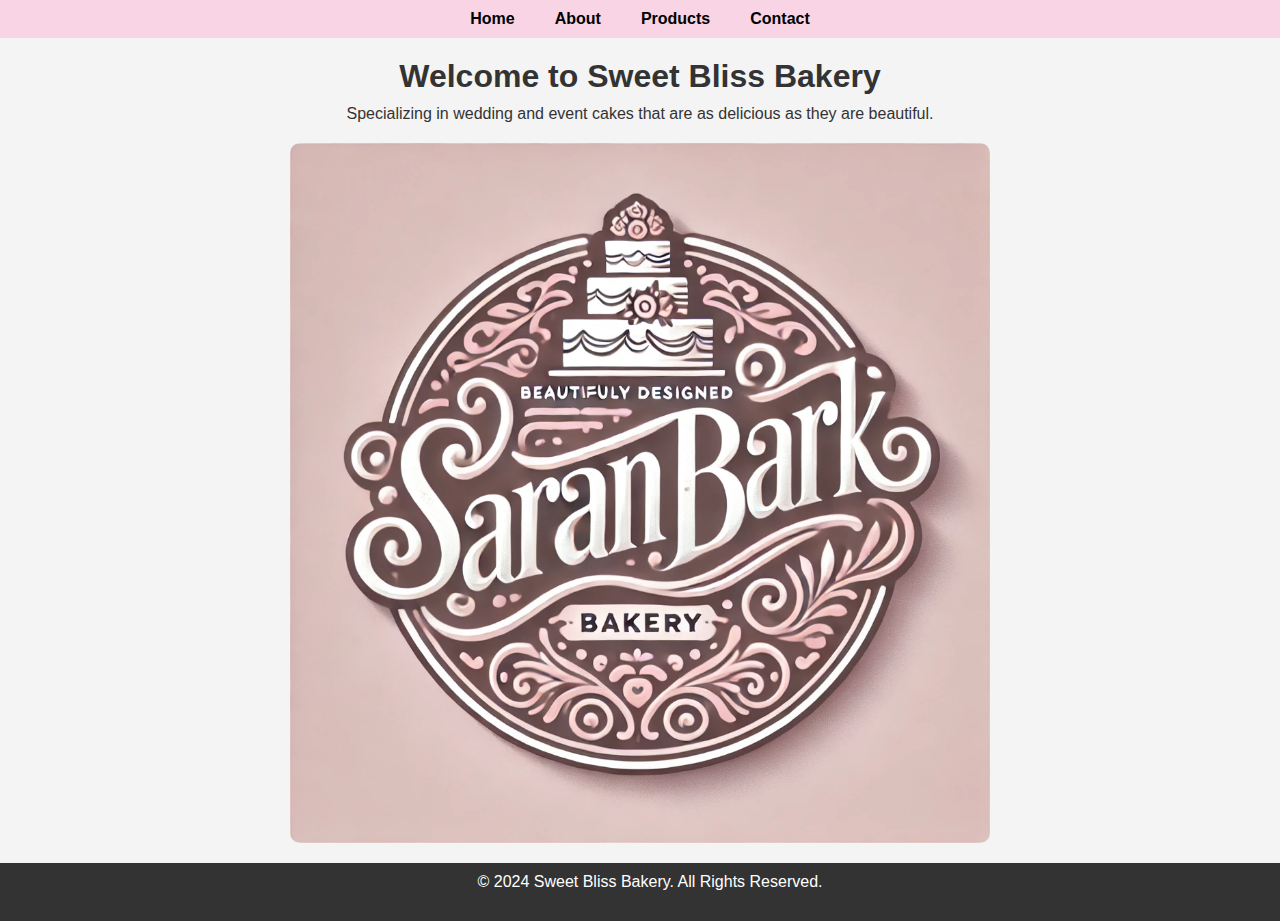
<file: index.html>
<!DOCTYPE html>
<html lang="en">
<head>
    <meta charset="UTF-8">
    <meta name="viewport" content="width=device-width, initial-scale=1.0">
	
	<link rel="icon" type="image/x-icon" href="favicon.ico">
	
    <title>Sweet Bliss Bakery</title>
    <link rel="stylesheet" href="styles.css">
</head>
<body>
    <header>
        <nav>
            <ul class="navbar">
                <li><a href="index.html">Home</a></li>
                <li><a href="about.html">About</a></li>
                <li><a href="products.html">Products</a></li>
                <li><a href="contact.html">Contact</a></li>
            </ul>
        </nav>
    </header>

    <main>
        <h1>Welcome to Sweet Bliss Bakery</h1>
        <p>Specializing in wedding and event cakes that are as delicious as they are beautiful.</p>
        <img src="logo.webp" alt="Saran Bark Bakery Logo" class="logo">
    </main>

    <footer>
        <p>&copy; 2024 Sweet Bliss Bakery. All Rights Reserved.</p>
    </footer>
</body>
</html>
</file>
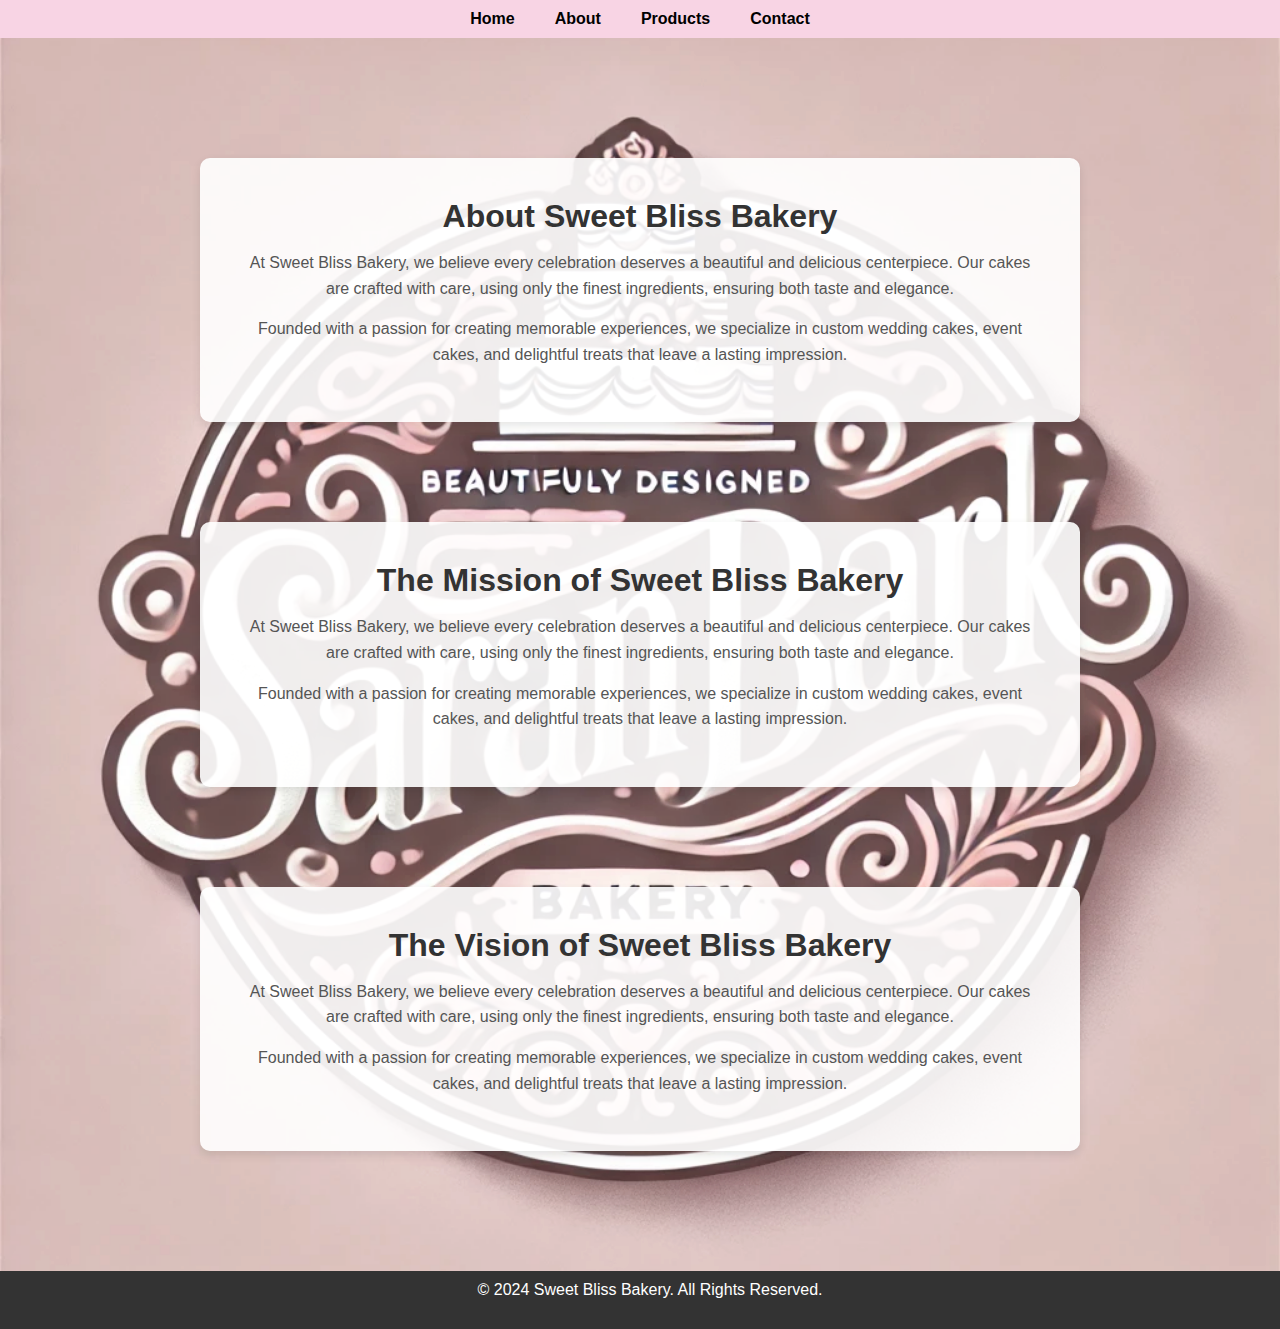
<file: about.html>
<!DOCTYPE html>
<html lang="en">
<head>
    <meta charset="UTF-8">
    <meta name="viewport" content="width=device-width, initial-scale=1.0">
	
	<link rel="icon" type="image/x-icon" href="favicon.ico">
	
    <title>About - Sweet Bliss Bakery</title>
    <link rel="stylesheet" href="styles.css">
</head>
<body class="about-page">
    <header>
        <nav>
            <ul class="navbar">
                <li><a href="index.html">Home</a></li>
                <li><a href="about.html">About</a></li>
                <li><a href="products.html">Products</a></li>
                <li><a href="contact.html">Contact</a></li>
            </ul>
        </nav>
    </header>

    <main>
        <div class="about-content">
            <h1>About Sweet Bliss Bakery</h1>
            <p>
                At Sweet Bliss Bakery, we believe every celebration deserves a beautiful and delicious centerpiece. 
                Our cakes are crafted with care, using only the finest ingredients, ensuring both taste and elegance.
            </p>
            <p>
                Founded with a passion for creating memorable experiences, we specialize in custom wedding cakes, 
                event cakes, and delightful treats that leave a lasting impression.
            </p>
        </div>

<div class="about-content">
            <h1>The Mission of Sweet Bliss Bakery</h1>
            <p>
                At Sweet Bliss Bakery, we believe every celebration deserves a beautiful and delicious centerpiece. 
                Our cakes are crafted with care, using only the finest ingredients, ensuring both taste and elegance.
            </p>
            <p>
                Founded with a passion for creating memorable experiences, we specialize in custom wedding cakes, 
                event cakes, and delightful treats that leave a lasting impression.
            </p>
        </div>


<div class="about-content">
            <h1>The Vision of Sweet Bliss Bakery</h1>
            <p>
                At Sweet Bliss Bakery, we believe every celebration deserves a beautiful and delicious centerpiece. 
                Our cakes are crafted with care, using only the finest ingredients, ensuring both taste and elegance.
            </p>
            <p>
                Founded with a passion for creating memorable experiences, we specialize in custom wedding cakes, 
                event cakes, and delightful treats that leave a lasting impression.
            </p>
        </div>

    </main>

    <footer>
        <p>&copy; 2024 Sweet Bliss Bakery. All Rights Reserved.</p>
    </footer>
</body>
</html>
</file>
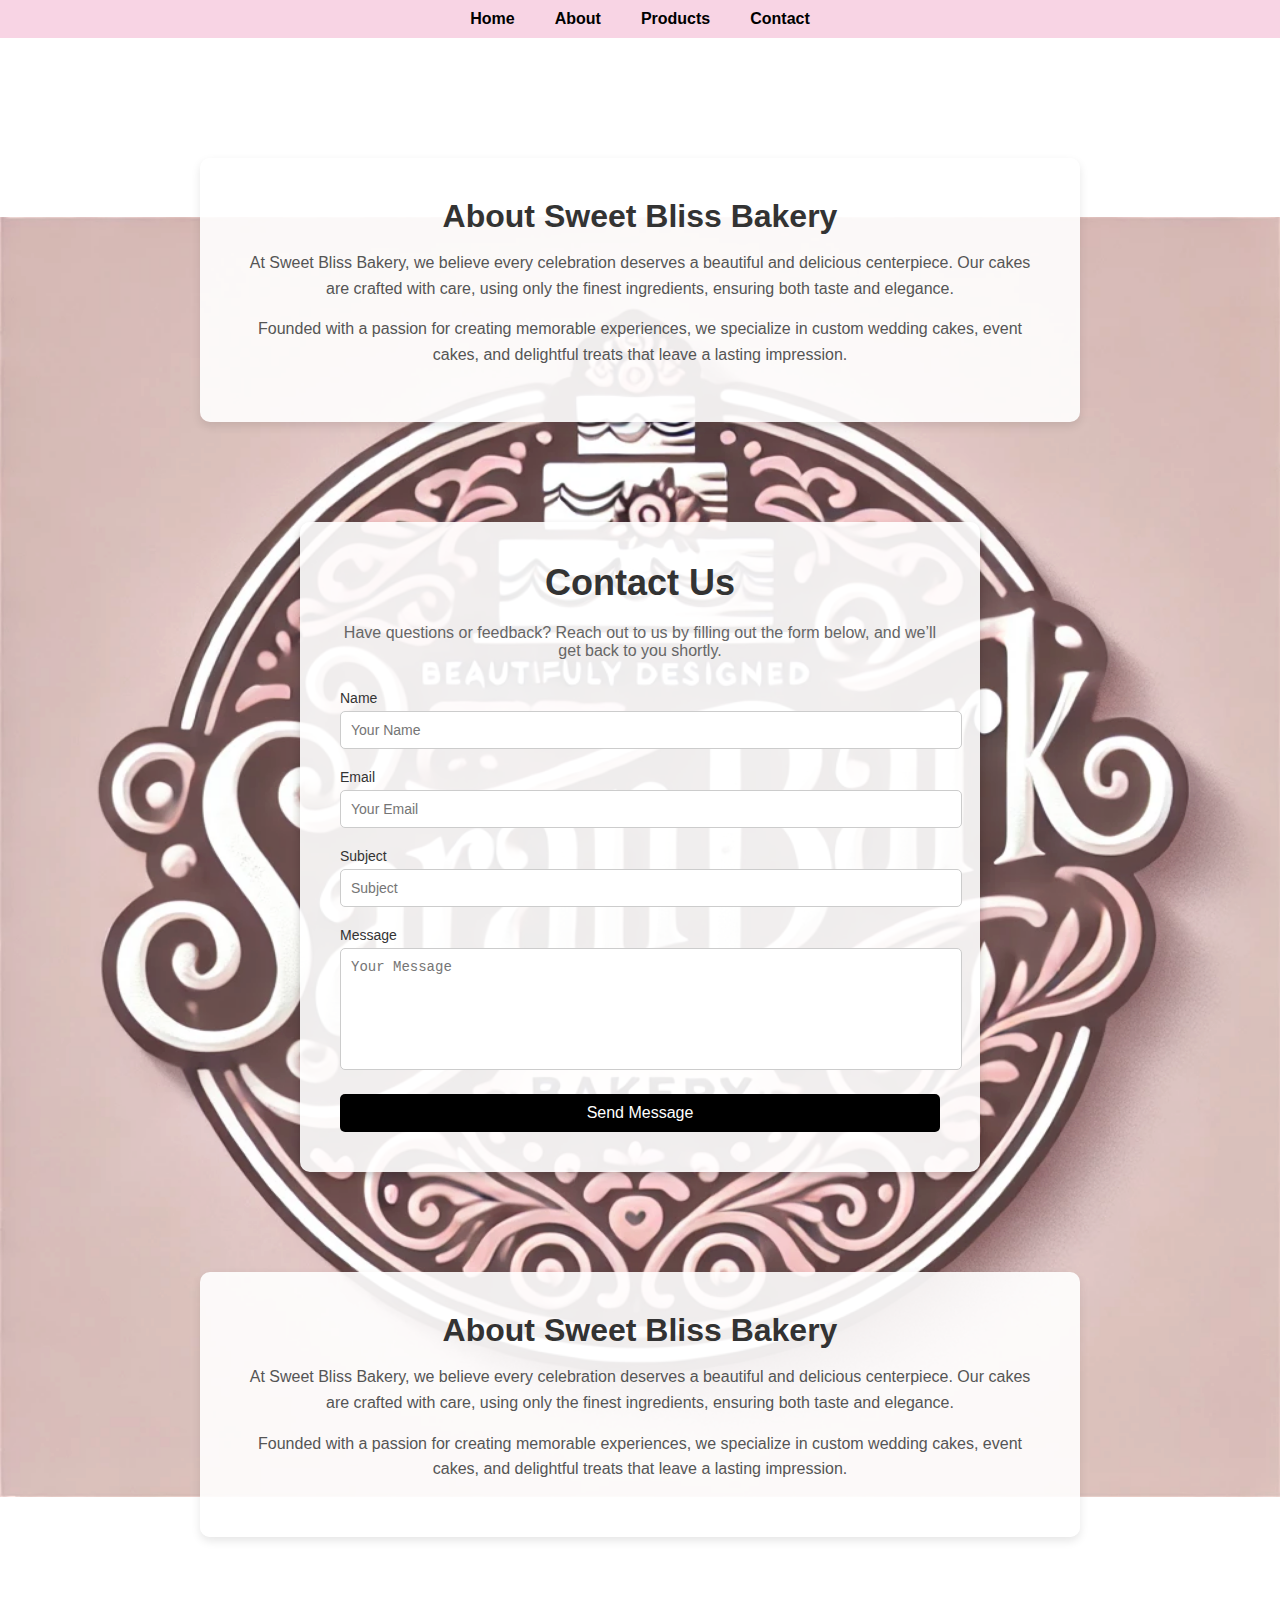
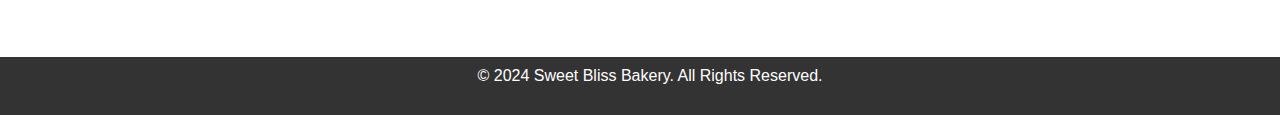
<file: contact.html>
<!DOCTYPE html>
<html lang="en">
<head>
    <meta charset="UTF-8">
    <meta name="viewport" content="width=device-width, initial-scale=1.0">
	
	<link rel="icon" type="image/x-icon" href="favicon.ico">
	
    <title>About - Sweet Bliss Bakery</title>
    <link rel="stylesheet" href="styles.css">
</head>
<body class="about-page">
    <header>
        <nav>
            <ul class="navbar">
                <li><a href="index.html">Home</a></li>
                <li><a href="about.html">About</a></li>
                <li><a href="products.html">Products</a></li>
                <li><a href="contact.html">Contact</a></li>
            </ul>
        </nav>
    </header>

    <main>
        <div class="about-content">
            <h1>About Sweet Bliss Bakery</h1>
            <p>
                At Sweet Bliss Bakery, we believe every celebration deserves a beautiful and delicious centerpiece. 
                Our cakes are crafted with care, using only the finest ingredients, ensuring both taste and elegance.
            </p>
            <p>
                Founded with a passion for creating memorable experiences, we specialize in custom wedding cakes, 
                event cakes, and delightful treats that leave a lasting impression.
            </p>
        </div>
		
		
		
		
		
		
		
		
		        <div class="contact-content">
            <h1>Contact Us</h1>
            <p>
                Have questions or feedback? Reach out to us by filling out the form below, 
                and we’ll get back to you shortly.
            </p>
            <div class="contact-form-container">
                <form id="contactForm">
                    <div class="form-group">
                        <label for="name">Name</label>
                        <input type="text" id="name" name="name" placeholder="Your Name" required>
                    </div>
                    <div class="form-group">
                        <label for="email">Email</label>
                        <input type="email" id="email" name="email" placeholder="Your Email" required>
                    </div>
                    <div class="form-group">
                        <label for="subject">Subject</label>
                        <input type="text" id="subject" name="subject" placeholder="Subject" required>
                    </div>
                    <div class="form-group">
                        <label for="message">Message</label>
                        <textarea id="message" name="message" placeholder="Your Message" required></textarea>
                    </div>
                    <button type="submit" class="submit-button">Send Message</button>
                </form>
            </div>
        </div>
		
		
		
		
		
		
		
		
		
		<div class="about-content">
            <h1>About Sweet Bliss Bakery</h1>
            <p>
                At Sweet Bliss Bakery, we believe every celebration deserves a beautiful and delicious centerpiece. 
                Our cakes are crafted with care, using only the finest ingredients, ensuring both taste and elegance.
            </p>
            <p>
                Founded with a passion for creating memorable experiences, we specialize in custom wedding cakes, 
                event cakes, and delightful treats that leave a lasting impression.
            </p>
        </div>
		
		
		



    </main>

    <footer>
        <p>&copy; 2024 Sweet Bliss Bakery. All Rights Reserved.</p>
    </footer>
</body>
</html>
</file>
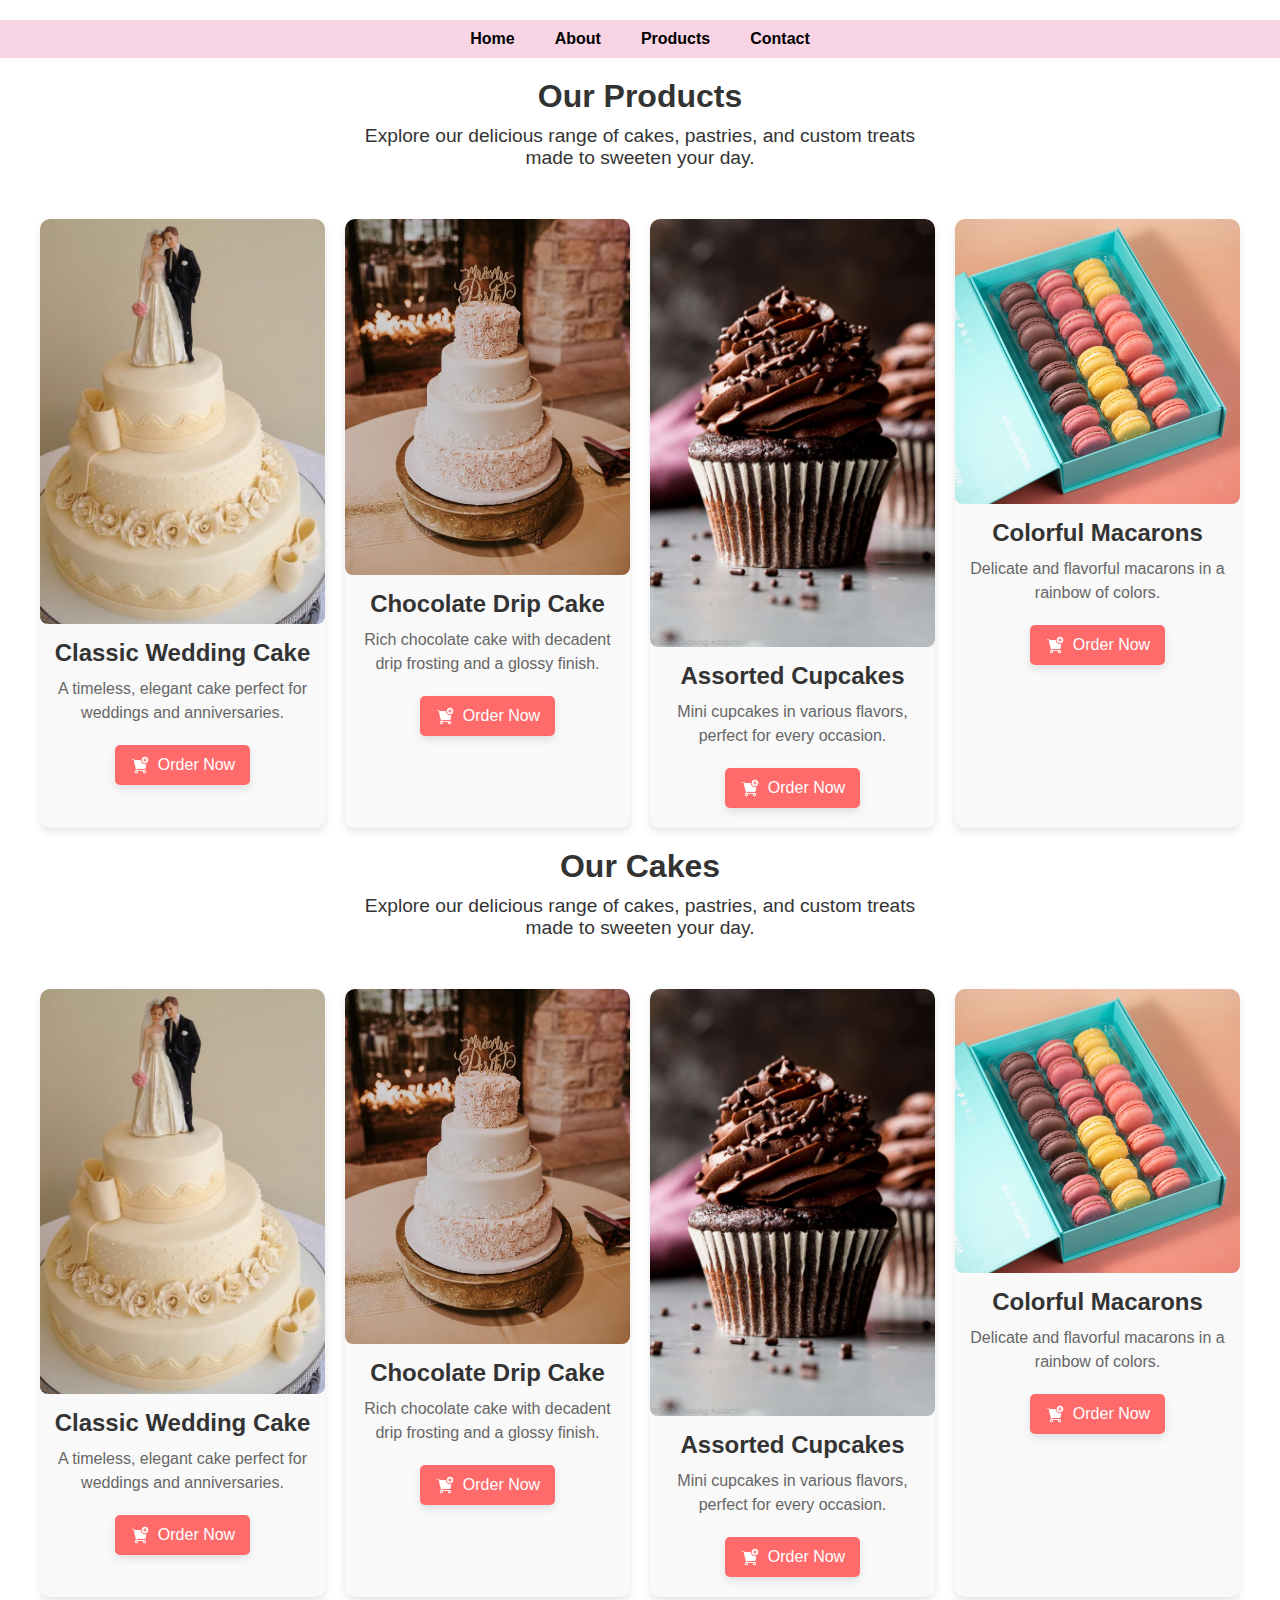
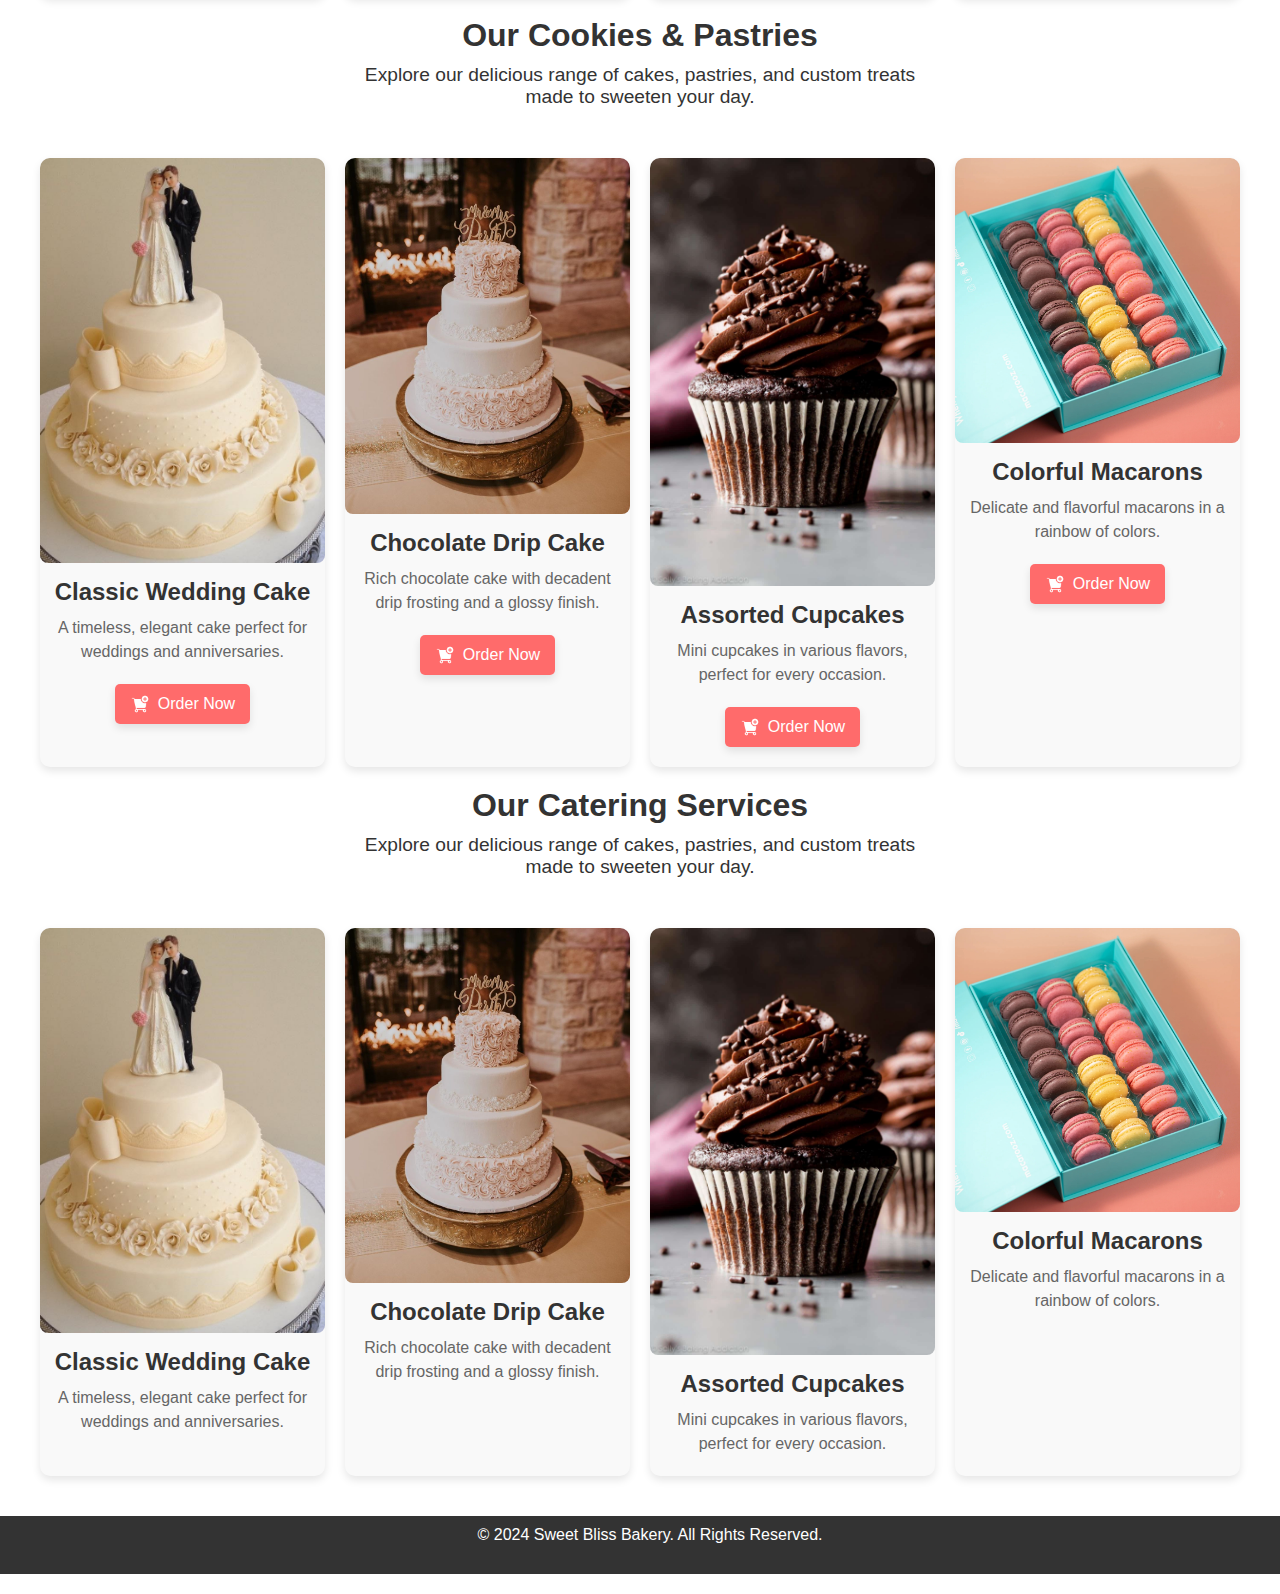
<file: products.html>
<!DOCTYPE html>
<html lang="en">
<head>
    <meta charset="UTF-8">
    <meta name="viewport" content="width=device-width, initial-scale=1.0">
    <title>Products - Sweet Bliss Bakery</title>
    <link rel="stylesheet" href="styles.css">
</head>
<body class="products-page">
    <header>
        <nav>
            <ul class="navbar">
                <li><a href="index.html">Home</a></li>
                <li><a href="about.html">About</a></li>
                <li><a href="products.html" class="active">Products</a></li>
                <li><a href="contact.html">Contact</a></li>
            </ul>
        </nav>
    </header>

    <main>
        <h1>Our Products</h1>
        <p class="products-intro">Explore our delicious range of cakes, pastries, and custom treats made to sweeten your day.</p>
        
        <div class="products-grid">
            <!-- Product 1 -->
            <div class="product-card">

                <img src="cake1.jpg" alt="Classic Wedding Cake">
                <h2>Classic Wedding Cake</h2>
                <p>A timeless, elegant cake perfect for weddings and anniversaries.</p>
		<button class="order-button">
            	<img src="cart-icon.png" alt="Cart Icon" class="icon"> Order Now

            </div>

            <!-- Product 2 -->
            <div class="product-card">

                <img src="cake2.jpg" alt="Chocolate Drip Cake">
                <h2>Chocolate Drip Cake</h2>
                <p>Rich chocolate cake with decadent drip frosting and a glossy finish.</p>
		<button class="order-button">
            	<img src="cart-icon.png" alt="Cart Icon" class="icon"> Order Now
            </div>

            <!-- Product 3 -->
            <div class="product-card">

                <img src="cupcake.jpg" alt="Assorted Cupcakes">
                <h2>Assorted Cupcakes</h2>
                <p>Mini cupcakes in various flavors, perfect for every occasion.</p>
		<button class="order-button">
            	<img src="cart-icon.png" alt="Cart Icon" class="icon"> Order Now
            </div>

            <!-- Product 4 -->
            <div class="product-card">
                <img src="macarons.jpg" alt="Colorful Macarons">
                <h2>Colorful Macarons</h2>
                <p>Delicate and flavorful macarons in a rainbow of colors.</p>
		<button class="order-button">
            	<img src="cart-icon.png" alt="Cart Icon" class="icon"> Order Now
        </button>
            </div>
        </div> 





	<h1>Our Cakes</h1>
        <p class="products-intro">Explore our delicious range of cakes, pastries, and custom treats made to sweeten your day.</p>
        
        <div class="products-grid">
            <!-- Product 1 -->
            <div class="product-card">
                <img src="cake1.jpg" alt="Classic Wedding Cake">
                <h2>Classic Wedding Cake</h2>
                <p>A timeless, elegant cake perfect for weddings and anniversaries.</p>
		<button class="order-button">
            	<img src="cart-icon.png" alt="Cart Icon" class="icon"> Order Now
            </div>

            <!-- Product 2 -->
            <div class="product-card">
                <img src="cake2.jpg" alt="Chocolate Drip Cake">
                <h2>Chocolate Drip Cake</h2>
                <p>Rich chocolate cake with decadent drip frosting and a glossy finish.</p>
		<button class="order-button">
            	<img src="cart-icon.png" alt="Cart Icon" class="icon"> Order Now
            </div>

            <!-- Product 3 -->
            <div class="product-card">
                <img src="cupcake.jpg" alt="Assorted Cupcakes">
                <h2>Assorted Cupcakes</h2>
                <p>Mini cupcakes in various flavors, perfect for every occasion.</p>
		<button class="order-button">
            	<img src="cart-icon.png" alt="Cart Icon" class="icon"> Order Now
            </div>

            <!-- Product 4 -->
            <div class="product-card">
                <img src="macarons.jpg" alt="Colorful Macarons">
                <h2>Colorful Macarons</h2>
                <p>Delicate and flavorful macarons in a rainbow of colors.</p>
		<button class="order-button">
            	<img src="cart-icon.png" alt="Cart Icon" class="icon"> Order Now
            </div>
        </div>






        <h1>Our Cookies & Pastries</h1>
        <p class="products-intro">Explore our delicious range of cakes, pastries, and custom treats made to sweeten your day.</p>
        
        <div class="products-grid">
            <!-- Product 1 -->
            <div class="product-card">
                <img src="cake1.jpg" alt="Classic Wedding Cake">
                <h2>Classic Wedding Cake</h2>
                <p>A timeless, elegant cake perfect for weddings and anniversaries.</p>
		<button class="order-button">
            	<img src="cart-icon.png" alt="Cart Icon" class="icon"> Order Now
            </div>

            <!-- Product 2 -->
            <div class="product-card">
                <img src="cake2.jpg" alt="Chocolate Drip Cake">
                <h2>Chocolate Drip Cake</h2>
                <p>Rich chocolate cake with decadent drip frosting and a glossy finish.</p>
		<button class="order-button">
            	<img src="cart-icon.png" alt="Cart Icon" class="icon"> Order Now
            </div>

            <!-- Product 3 -->
            <div class="product-card">
                <img src="cupcake.jpg" alt="Assorted Cupcakes">
                <h2>Assorted Cupcakes</h2>
                <p>Mini cupcakes in various flavors, perfect for every occasion.</p>
		<button class="order-button">
            	<img src="cart-icon.png" alt="Cart Icon" class="icon"> Order Now
            </div>

            <!-- Product 4 -->
            <div class="product-card">
                <img src="macarons.jpg" alt="Colorful Macarons">
                <h2>Colorful Macarons</h2>
                <p>Delicate and flavorful macarons in a rainbow of colors.</p>
		<button class="order-button">
            	<img src="cart-icon.png" alt="Cart Icon" class="icon"> Order Now
            </div>
        </div>





        <h1>Our Catering Services</h1>
        <p class="products-intro">Explore our delicious range of cakes, pastries, and custom treats made to sweeten your day.</p>
        
        <div class="products-grid">
            <!-- Product 1 -->
            <div class="product-card">
                <img src="cake1.jpg" alt="Classic Wedding Cake">
                <h2>Classic Wedding Cake</h2>
                <p>A timeless, elegant cake perfect for weddings and anniversaries.</p>
            </div>

            <!-- Product 2 -->
            <div class="product-card">
                <img src="cake2.jpg" alt="Chocolate Drip Cake">
                <h2>Chocolate Drip Cake</h2>
                <p>Rich chocolate cake with decadent drip frosting and a glossy finish.</p>
            </div>

            <!-- Product 3 -->
            <div class="product-card">
                <img src="cupcake.jpg" alt="Assorted Cupcakes">
                <h2>Assorted Cupcakes</h2>
                <p>Mini cupcakes in various flavors, perfect for every occasion.</p>
            </div>

            <!-- Product 4 -->
            <div class="product-card">
                <img src="macarons.jpg" alt="Colorful Macarons">
                <h2>Colorful Macarons</h2>
                <p>Delicate and flavorful macarons in a rainbow of colors.</p>
            </div>
        </div>

    </main>

    <footer>
        <p>&copy; 2024 Sweet Bliss Bakery. All Rights Reserved.</p>
    </footer>

<script src="script.js"></script>

</body>
</html>
</file>
<file: styles.css>
/* General reset */
body, h1, p, ul, li, a {
    margin: 0;
    padding: 0;
    box-sizing: border-box;
}

/* Body styling */
body {
    font-family: Arial, sans-serif;
    background-color: #fff;
    color: #333;
    text-align: center;
    

}

/* Header navigation */
header {
    background-color: #f8d4e4; /* Pink header */
    padding: 10px 0;
}

.navbar {
    list-style: none;
    display: flex;
    justify-content: center;
    gap: 20px;
}

.navbar a {
    text-decoration: none;
    color: #000; /* Default text color */
    font-weight: bold;
    padding: 5px 10px; /* Add padding for better spacing */
    transition: background-color 0.3s ease, color 0.3s ease; /* Smooth hover effect */
}

.navbar a:hover {
    background-color: #fff; /* White background on hover */
    color: Black; /* Optional: #f8d4e4 Change text color to match the pink theme */
    border-radius: 5px; /* Optional: Add rounded corners for a softer look */
}

/* Main content */
main {
    padding: 20px;
}

h1 {
    font-size: 2rem;
    margin-bottom: 10px;
}

p {
    font-size: 1rem;
    margin-bottom: 20px;
}



.logo {
    max-width: 700px; /* Increase this value to make the image larger */
    width: 100%;
    height: auto; /* Maintain aspect ratio */
    margin: 0 auto;
    display: block;
    border-radius: 10px; /* Optional for rounded corners */
}


/* Footer styling */
footer {
    background-color: #333;
    color: #fff;
    padding: 10px;
    position: relative;
    bottom: 0;
    width: 100%;
}



/* About Page Styling */
.about-page {
    background-image: url('logo.webp'); /* Use the logo as the background */
    background-size: contain; /* Ensure the logo fits nicely */
    background-repeat: no-repeat; /* Prevent repeating the logo */
    background-position: center; /* Center the logo */
    background-color: #fff; /* Set a white background for contrast */
    position: relative; /* Ensure the content stays on top */
}

/* Transparent Overlay for Faint Background Effect */
.about-page::before {
    content: "";
    position: absolute;
    top: 0;
    left: 0;
    width: 100%;
    height: 100%;
    background-image: url('logo.webp'); /* Add the logo as a faint background */
    background-size: contain; /* Ensure the logo fits nicely */
    background-repeat: no-repeat;
    background-position: center;
    opacity: 0.1; /* Make the logo very light */
    z-index: -1; /* Send it behind the content */
}

/* About Content Styling */
.about-content {
    background-color: rgba(255, 255, 255, 0.9); /* White semi-transparent background */
    padding: 40px;
    max-width: 800px;
    margin: 100px auto; /* Center the content on the page */
    border-radius: 10px; /* Rounded corners */
    box-shadow: 0 4px 10px rgba(0, 0, 0, 0.1); /* Shadow for depth */
    transition: transform 0.3s ease, box-shadow 0.3s ease; /* Smooth transition for hover effect */
}

/* Hover Effect */
.about-content:hover {
    transform: scale(1.05); /* Slight zoom effect */
    box-shadow: 0 8px 16px rgba(0, 0, 0, 0.2); /* Enhanced shadow on hover */
}

/* Title and Paragraph Styling */
.about-content h1 {
    font-size: 2rem;
    margin-bottom: 15px;
    text-align: center;
    color: #333;
}

.about-content p {
    font-size: 1rem;
    line-height: 1.6;
    margin-bottom: 15px;
    text-align: center;
    color: #555;
}




/* Products Page Background */
.products-page {
    background-color: #fff; /* Simple white background */
    font-family: Arial, sans-serif;
    color: #333;
    padding: 20px 0;
}

/* Products Intro */
.products-intro {
    text-align: center;
    margin: 10px auto 30px;
    font-size: 1.2rem;
    max-width: 600px;
}

/* Products Grid */
.products-grid {
    display: grid;
    grid-template-columns: repeat(auto-fit, minmax(250px, 1fr));
    gap: 20px;
    padding: 20px;
    max-width: 1200px;
    margin: 0 auto;
}

/* Product Card */
.product-card {
    background-color: #f9f9f9;
    border-radius: 10px;
    box-shadow: 0 4px 8px rgba(0, 0, 0, 0.1);
    text-align: center;
    overflow: hidden;
    transition: transform 0.3s, box-shadow 0.3s;
}

.product-card img {
    width: 100%;
    height: auto;
    display: block;
}

.product-card h2 {
    font-size: 1.5rem;
    margin: 15px 0 10px;
}

.product-card p {
    font-size: 1rem;
    margin: 0 10px 20px;
    line-height: 1.5;
    color: #666;
}

/* Hover Effect on Product Card */
.product-card:hover {
    transform: translateY(-5px);
    box-shadow: 0 6px 12px rgba(0, 0, 0, 0.2);
}


/* Order Button Styling */
.order-button {
    display: flex;
    align-items: center;
    justify-content: center;
    background-color: #ff6b6b; /* Sweet pink-red color */
    color: #fff;
    border: none;
    padding: 10px 15px;
    border-radius: 5px;
    font-size: 1rem;
    cursor: pointer;
    margin: 10px auto 20px;
    transition: background-color 0.3s, transform 0.3s;
    box-shadow: 0 4px 8px rgba(0, 0, 0, 0.1);
}

.order-button:hover {
    background-color: #ff3b3b; /* Slightly darker red for hover */
    transform: translateY(-3px);
    box-shadow: 0 6px 12px rgba(0, 0, 0, 0.2);
}

.order-button .icon {
    width: 20px;
    height: 20px;
    margin-right: 8px;
    filter: brightness(0) invert(1); /* Makes the icon white */
}





/* Modal Image Styling */
#imageModal .modal-body {
    text-align: center;
}

#imageModal img {
    max-width: 100%;
    height: auto;
    border-radius: 5px;
}

/* Make sure images are responsive */
.product-card img {
    width: 100%;
    height: auto;
    border-radius: 8px;
    transition: transform 0.3s ease;
}

.product-card img:hover {
    transform: scale(1.05); /* Slight zoom effect on hover */
}







/* Contact Page Style*/


/* General Styles */
body {
    font-family: 'Arial', sans-serif;
    margin: 0;
    padding: 0;
    box-sizing: border-box;
    background-color: #f4f4f4;
}

/* Navigation Styles */
.navbar {
    list-style: none;
    display: flex;
    justify-content: center;
    gap: 20px;
}

.navbar a {
    text-decoration: none;
    color: #000; /* Default text color */
    font-weight: bold;
    padding: 5px 10px; /* Add padding for better spacing */
    transition: background-color 0.3s ease, color 0.3s ease; /* Smooth hover effect */
}

.navbar a:hover {
    background-color: #fff; /* White background on hover */
    color: Black; /* Optional: #f8d4e4 Change text color to match the pink theme */
    border-radius: 5px; /* Optional: Add rounded corners for a softer look */
}



/* Contact Section */
.contact-section {
    position: relative;
    text-align: center;
    padding: 100px 20px;
    color: #333;
}

/* Background Logo Styling */
.background-logo {
    position: absolute;
    top: 0;
    left: 50%;
    transform: translateX(-50%);
    z-index: -1;
    opacity: 0.1;
    width: 100%;
    height: 100%;
    overflow: hidden;
}

.background-logo img {
    width: 100%;
    height: auto;
    object-fit: cover;
}

/* Contact Content */
.contact-content {
    position: relative;
    max-width: 600px;
    margin: 0 auto;
    background: rgba(255, 255, 255, 0.9); /* Slightly transparent background */
    padding: 40px;
    border-radius: 10px;
    box-shadow: 0 4px 8px rgba(0, 0, 0, 0.2);
}

.contact-content h1 {
    font-size: 36px;
    margin-bottom: 20px;
    color: #333;
}

.contact-content p {
    font-size: 16px;
    margin-bottom: 30px;
    color: #666;
}

/* Form Styling */
.contact-form-container {
    text-align: left;
}

.form-group {
    margin-bottom: 20px;
}

.form-group label {
    display: block;
    font-size: 14px;
    margin-bottom: 5px;
    color: #333;
}

.form-group input,
.form-group textarea {
    width: 100%;
    padding: 10px;
    border: 1px solid #ccc;
    border-radius: 5px;
    font-size: 14px;
    background-color: #fff;
}

.form-group input:focus,
.form-group textarea:focus {
    border-color: #4CAF50;
    outline: none;
}

textarea {
    height: 100px;
    resize: none;
}

.submit-button {
    display: inline-block;
    width: 100%;
    background-color: #000;  /* #000; black button bg #FFB6C1; light pink - #4CAF50; green Default text color */
    color: #fff; /* #FFB6C1; light pink - #fff green Default text color */
    padding: 10px 15px;
    border: none;
    border-radius: 5px;
    font-size: 16px;
    cursor: pointer;
    transition: background-color 0.3s;
}

.submit-button:hover {
    background-color: #996633; /* #7E5109; light brown hover #000; black hover #FFB6C1; pink hover #45a049 Default text color */
}

/* Responsive Design */
@media (max-width: 768px) {
    .contact-content {
        padding: 20px;
    }

    .contact-content h1 {
        font-size: 28px;
    }

    .contact-content p {
        font-size: 14px;
    }
}
</file>
